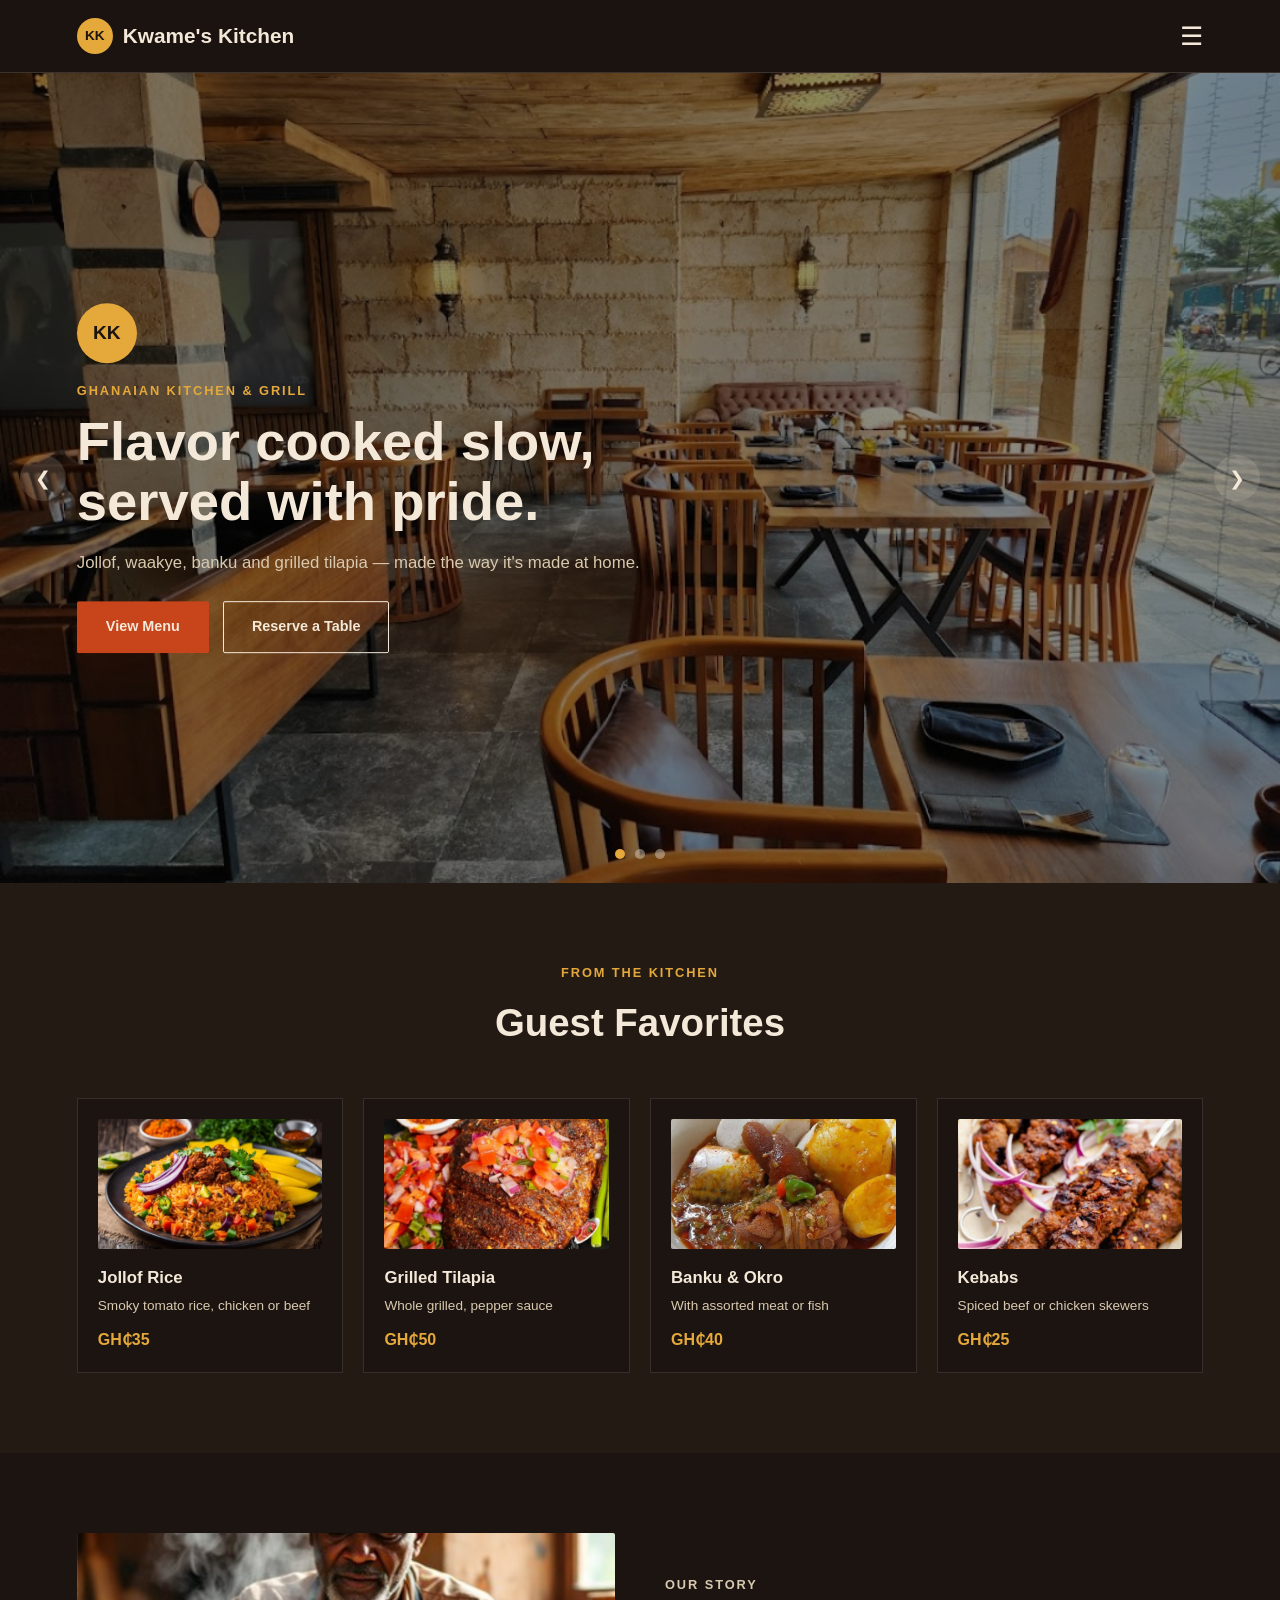
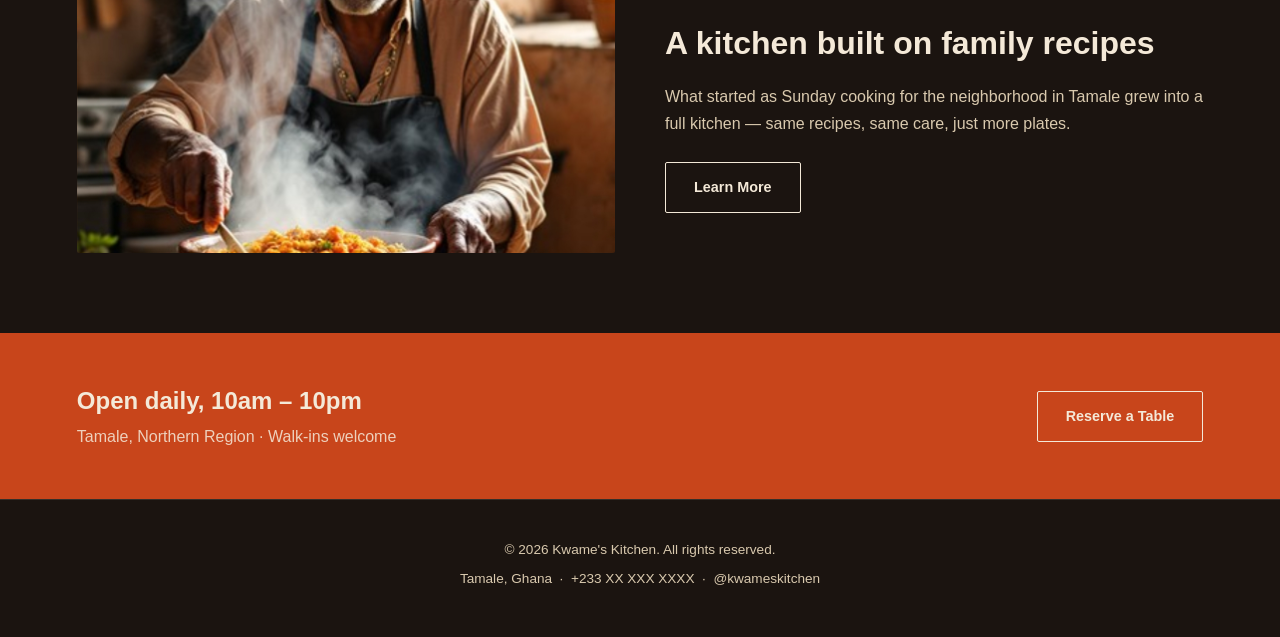
<file: index.html>
<!DOCTYPE html>
<html lang="en">
<head>
  <meta charset="UTF-8">
  <meta name="viewport" content="width=device-width, initial-scale=1.0">
  <title>Kwame's Kitchen | Home</title>
  <meta name="description" content="Kwame's Kitchen — authentic Ghanaian food in Tamale. 
  Jollof, waakye, banku, grilled tilapia and more, made fresh daily.">
  <link rel="stylesheet" href="index.css">
  <link rel="icon" href="data:image/svg+xml,<svg xmlns=%22http://www.w3.org/2000/svg%22
  viewBox=%220 0 100 100%22><text y=%22.9em%22 font-size=%2290%22>🍲</text></svg>">
</head>
<body>

  <!-- ===== Navbar ===== -->
  <nav class="navbar">
<div class="logo">
  <span class="logo-badge">KK</span>
  Kwame's Kitchen
</div>

    <button class="nav-toggle" id="navToggle" aria-label="Toggle menu">☰</button>

    <ul class="nav-links" id="navLinks">
      <li><a href="index.html" class="active">Home</a></li>
      <li><a href="menu.html">Menu</a></li>
      <li><a href="gallery.html">Gallery</a></li>
      <li><a href="about.html">About</a></li>
      <li><a href="contact.html">Contact</a></li>
    </ul>
  </nav>

  <!-- ===== Hero slider ===== -->
  <section class="hero">

    <!-- Slides -->
    <div class="slider" id="slider">
      <div class="slide active" style="background-image: url('hero1.jpg');"></div>
      <div class="slide" style="background-image: url('hero2.jpg');"></div>
      <div class="slide" style="background-image: url('hero3.jpg');"></div>
    </div>

    <!-- Text content sits on top of the slides -->
   <div class="hero-content">
    <span class="logo-badge hero-badge">KK</span>
    <p class="eyebrow">Ghanaian kitchen &amp; grill</p>
    <h1>Flavor cooked slow, served with pride.</h1>
      <p class="hero-text">Jollof, waakye, banku and grilled tilapia — made the way it's made at home.</p>
      <div class="btn-row">
        <a href="menu.html" class="btn btn-primary">View Menu</a>
        <a href="contact.html" class="btn btn-ghost">Reserve a Table</a>
      </div>
    </div>

    <!-- Prev / Next arrows -->
    <button class="slider-btn prev" id="prevBtn" aria-label="Previous slide">&#10094;</button>
    <button class="slider-btn next" id="nextBtn" aria-label="Next slide">&#10095;</button>

    <!-- Dot indicators -->
    <div class="slider-dots" id="sliderDots">
      <span class="dot active" data-slide="0"></span>
      <span class="dot" data-slide="1"></span>
      <span class="dot" data-slide="2"></span>
    </div>

  </section>

  <!-- ===== Featured dishes ===== -->
  <section class="featured">
    <div class="section-head">
      <p class="eyebrow">From the kitchen</p>
      <h2>Guest Favorites</h2>
    </div>

    <div class="dish-grid">
      <div class="dish-card">
        <div class="dish-thumb" style="background-image: url('jollof.jpg');"></div>
        <h3>Jollof Rice</h3>
        <p>Smoky tomato rice, chicken or beef</p>
        <span class="price-tag">GH₵35</span>
      </div>

      <div class="dish-card">
        <div class="dish-thumb" style="background-image: url('tilapia.jpg');"></div>
        <h3>Grilled Tilapia</h3>
        <p>Whole grilled, pepper sauce</p>
        <span class="price-tag">GH₵50</span>
      </div>

      <div class="dish-card">
        <div class="dish-thumb" style="background-image: url('banku.jpg');"></div>
        <h3>Banku &amp; Okro</h3>
        <p>With assorted meat or fish</p>
        <span class="price-tag">GH₵40</span>
      </div>

      <div class="dish-card">
        <div class="dish-thumb" style="background-image: url('kebab.jpg');"></div>
        <h3>Kebabs</h3>
        <p>Spiced beef or chicken skewers</p>
        <span class="price-tag">GH₵25</span>
      </div>
    </div>
  </section>

  <!-- ===== About teaser ===== -->
  <section class="about-teaser">
    <div class="imgblock" style="background-image: url('about.jpg');"></div>
    <div class="about-text">
      <p class="eyebrow">Our story</p>
      <h2>A kitchen built on family recipes</h2>
      <p>What started as Sunday cooking for the neighborhood in Tamale grew into a full kitchen — same recipes, same care, just more plates.</p>
      <a href="about.html" class="btn btn-ghost">Learn More</a>
    </div>
  </section>

  <!-- ===== CTA strip ===== -->
  <section class="cta-strip">
    <div>
      <h3>Open daily, 10am – 10pm</h3>
      <p>Tamale, Northern Region · Walk-ins welcome</p>
    </div>
    <a href="contact.html" class="btn btn-ghost">Reserve a Table</a>
  </section>

  <!-- ===== Footer ===== -->
  <footer>
    <p>&copy; 2026 Kwame's Kitchen. All rights reserved.</p>
    <p>Tamale, Ghana &nbsp;·&nbsp; +233 XX XXX XXXX &nbsp;·&nbsp; @kwameskitchen</p>
  </footer>

  <button id="backToTop" aria-label="Back to top">&#8593;</button>
  <script src="index.js"></script>
</body>
</html>
</file>
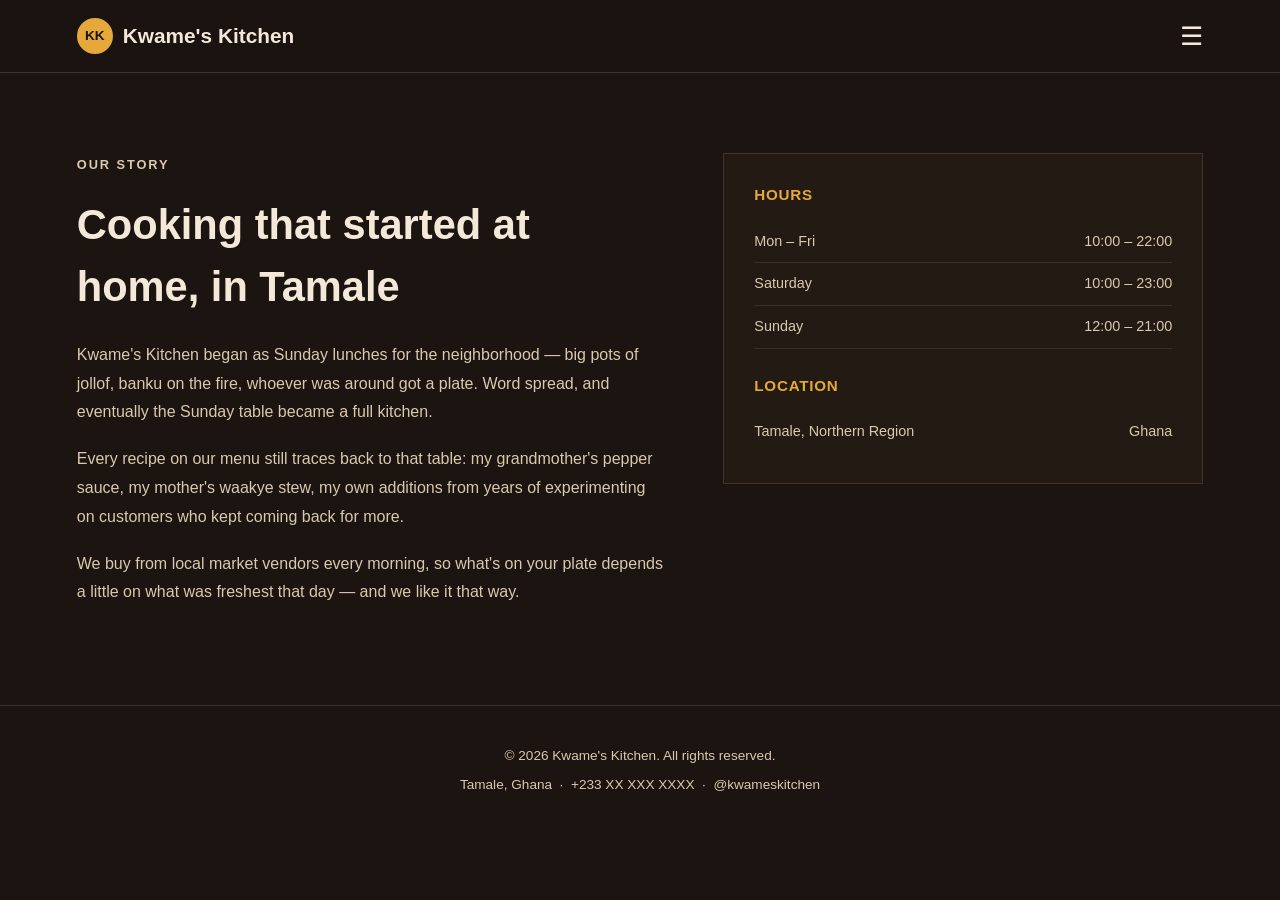
<file: about.html>
<!DOCTYPE html>
<html lang="en">
<head>
  <meta charset="UTF-8">
  <meta name="viewport" content="width=device-width, initial-scale=1.0">
  <title>Kwame's Kitchen | About</title>
  <meta name="description" content="Learn the story behind Kwame's Kitchen, a 
  Ghanaian restaurant built on family recipes in Tamale.">
  <link rel="stylesheet" href="index.css">
  <link rel="icon" href="data:image/svg+xml,<svg xmlns=%22http://www.w3.org/2000/svg%22 
    viewBox=%220 0 100 100%22><text y=%22.9em%22 font-size=%2290%22>🍲</text></svg>">
</head>
<body>

  <!-- ===== Navbar ===== -->
  <nav class="navbar">
<div class="logo">
  <span class="logo-badge">KK</span>
  Kwame's Kitchen
</div>
    <button class="nav-toggle" id="navToggle" aria-label="Toggle menu">☰</button>
    <ul class="nav-links" id="navLinks">
      <li><a href="index.html">Home</a></li>
      <li><a href="menu.html">Menu</a></li>
      <li><a href="gallery.html">Gallery</a></li>
      <li><a href="about.html" class="active">About</a></li>
      <li><a href="contact.html">Contact</a></li>
    </ul>
  </nav>

  <!-- ===== About content ===== -->
  <main class="about-page">
    <div class="about-story">
      <p class="eyebrow">Our Story</p>
      <h1>Cooking that started at home, in Tamale</h1>
      <p>Kwame's Kitchen began as Sunday lunches for the neighborhood — big pots of jollof, banku on the fire, whoever was around got a plate. Word spread, and eventually the Sunday table became a full kitchen.</p>
      <p>Every recipe on our menu still traces back to that table: my grandmother's pepper sauce, my mother's waakye stew, my own additions from years of experimenting on customers who kept coming back for more.</p>
      <p>We buy from local market vendors every morning, so what's on your plate depends a little on what was freshest that day — and we like it that way.</p>
    </div>

    <div class="info-card">
      <h3>Hours</h3>
      <div class="info-row"><span>Mon – Fri</span><span>10:00 – 22:00</span></div>
      <div class="info-row"><span>Saturday</span><span>10:00 – 23:00</span></div>
      <div class="info-row"><span>Sunday</span><span>12:00 – 21:00</span></div>

      <h3 class="info-card-second">Location</h3>
      <div class="info-row"><span>Tamale, Northern Region</span><span>Ghana</span></div>
    </div>
  </main>

  <!-- ===== Footer ===== -->
  <footer>
    <p>&copy; 2026 Kwame's Kitchen. All rights reserved.</p>
    <p>Tamale, Ghana &nbsp;·&nbsp; +233 XX XXX XXXX &nbsp;·&nbsp; @kwameskitchen</p>
  </footer>

  
  <button id="backToTop" aria-label="Back to top">&#8593;</button>
  <script src="index.js"></script>
</body>
</html>
</file>
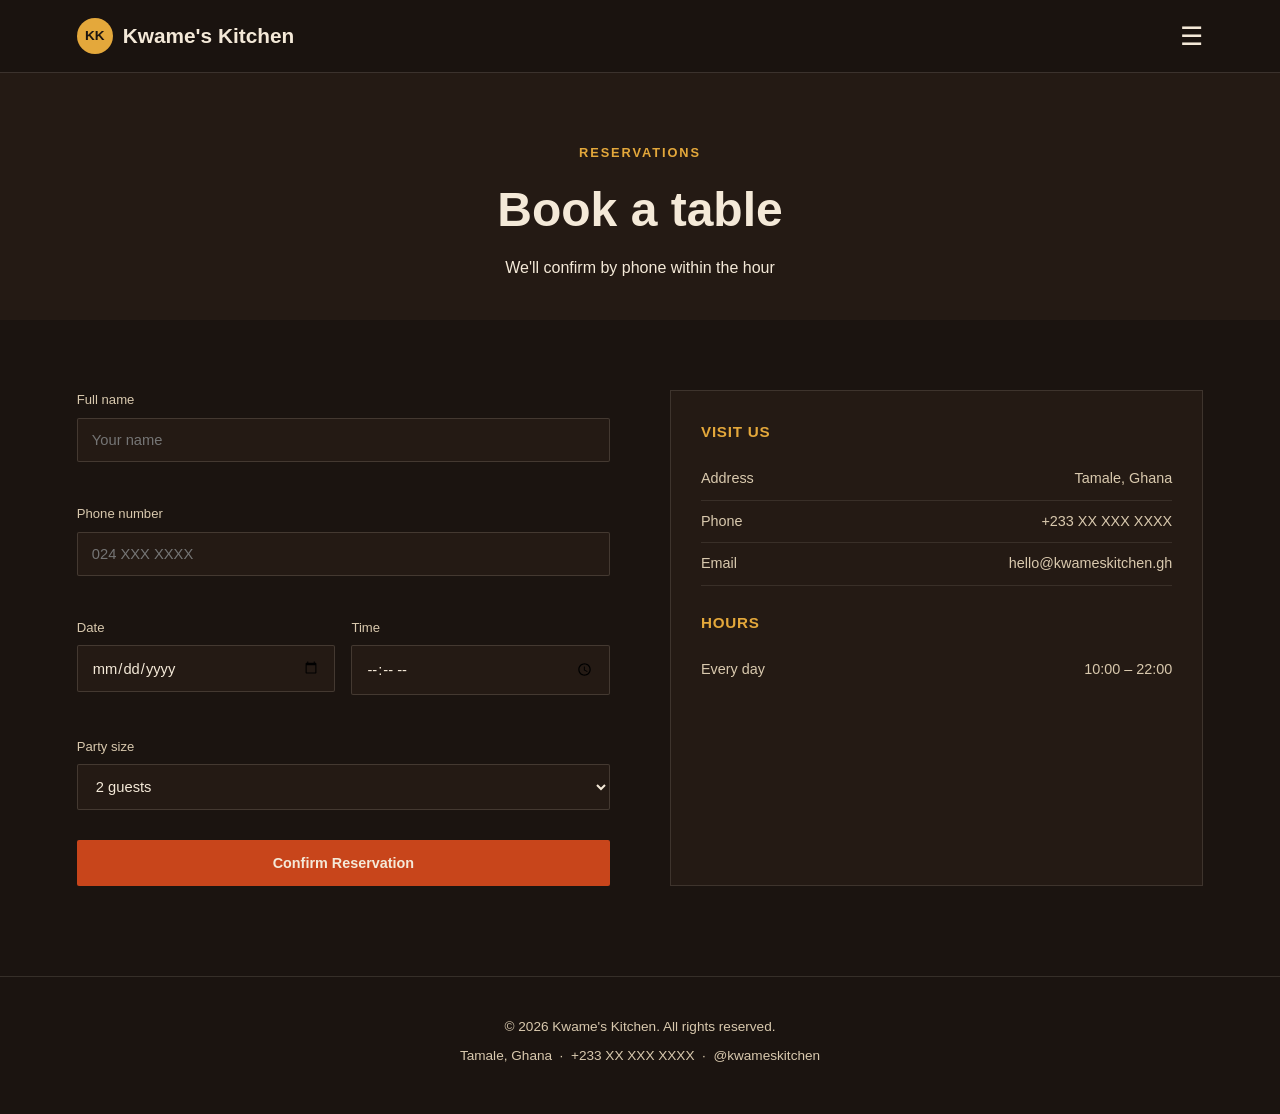
<file: contact.html>
<!DOCTYPE html>
<html lang="en">
<head>
  <meta charset="UTF-8">
  <meta name="viewport" content="width=device-width, initial-scale=1.0">
  <title>Kwame's Kitchen | Contact</title>
  <meta name="description" content="Reserve a table or get in touch with Kwame's 
  Kitchen in Tamale, Ghana.">
  <link rel="stylesheet" href="index.css">
  <link rel="icon" href="data:image/svg+xml,<svg xmlns=%22http://www.w3.org/2000/svg%22 
    viewBox=%220 0 100 100%22><text y=%22.9em%22 font-size=%2290%22>🍲</text></svg>">
</head>
<body>

  <!-- ===== Navbar ===== -->
  <nav class="navbar">
<div class="logo">
  <span class="logo-badge">KK</span>
  Kwame's Kitchen
</div>
    <button class="nav-toggle" id="navToggle" aria-label="Toggle menu">☰</button>
    <ul class="nav-links" id="navLinks">
      <li><a href="index.html">Home</a></li>
      <li><a href="menu.html">Menu</a></li>
      <li><a href="gallery.html">Gallery</a></li>
      <li><a href="about.html">About</a></li>
      <li><a href="contact.html" class="active">Contact</a></li>
    </ul>
  </nav>

  <!-- ===== Page header ===== -->
  <header class="page-header">
    <p class="eyebrow">Reservations</p>
    <h1>Book a table</h1>
    <p>We'll confirm by phone within the hour</p>
  </header>

  <!-- ===== Contact content ===== -->
  <main class="contact-page">

    <!-- Reservation form -->
    <form id="reservationForm" novalidate>
      <div class="form-group">
        <label for="name">Full name</label>
        <input type="text" id="name" name="name" placeholder="Your name" required>
        <span class="error-msg" id="nameError"></span>
      </div>

      <div class="form-group">
        <label for="phone">Phone number</label>
        <input type="tel" id="phone" name="phone" placeholder="024 XXX XXXX" required>
        <span class="error-msg" id="phoneError"></span>
      </div>

      <div class="form-row-2">
        <div class="form-group">
          <label for="date">Date</label>
          <input type="date" id="date" name="date" required>
          <span class="error-msg" id="dateError"></span>
        </div>
        <div class="form-group">
          <label for="time">Time</label>
          <input type="time" id="time" name="time" required>
          <span class="error-msg" id="timeError"></span>
        </div>
      </div>

      <div class="form-group">
        <label for="guests">Party size</label>
        <select id="guests" name="guests">
          <option value="2">2 guests</option>
          <option value="4">4 guests</option>
          <option value="6">6+ guests</option>
        </select>
      </div>

      <button type="submit" class="btn btn-primary form-submit">Confirm Reservation</button>
      <p class="form-success" id="formSuccess">Thanks! Your reservation request has been noted. We'll call you to confirm.</p>
    </form>

    <!-- Restaurant info -->
    <div class="info-card">
      <h3>Visit us</h3>
      <div class="info-row"><span>Address</span><span>Tamale, Ghana</span></div>
      <div class="info-row"><span>Phone</span><span>+233 XX XXX XXXX</span></div>
      <div class="info-row"><span>Email</span><span>hello@kwameskitchen.gh</span></div>

      <h3 class="info-card-second">Hours</h3>
      <div class="info-row"><span>Every day</span><span>10:00 – 22:00</span></div>
    </div>

  </main>

  <!-- ===== Footer ===== -->
  <footer>
    <p>&copy; 2026 Kwame's Kitchen. All rights reserved.</p>
    <p>Tamale, Ghana &nbsp;·&nbsp; +233 XX XXX XXXX &nbsp;·&nbsp; @kwameskitchen</p>
  </footer>

  <button id="backToTop" aria-label="Back to top">&#8593;</button>
  <script src="index.js"></script>
</body>
</html>
</file>
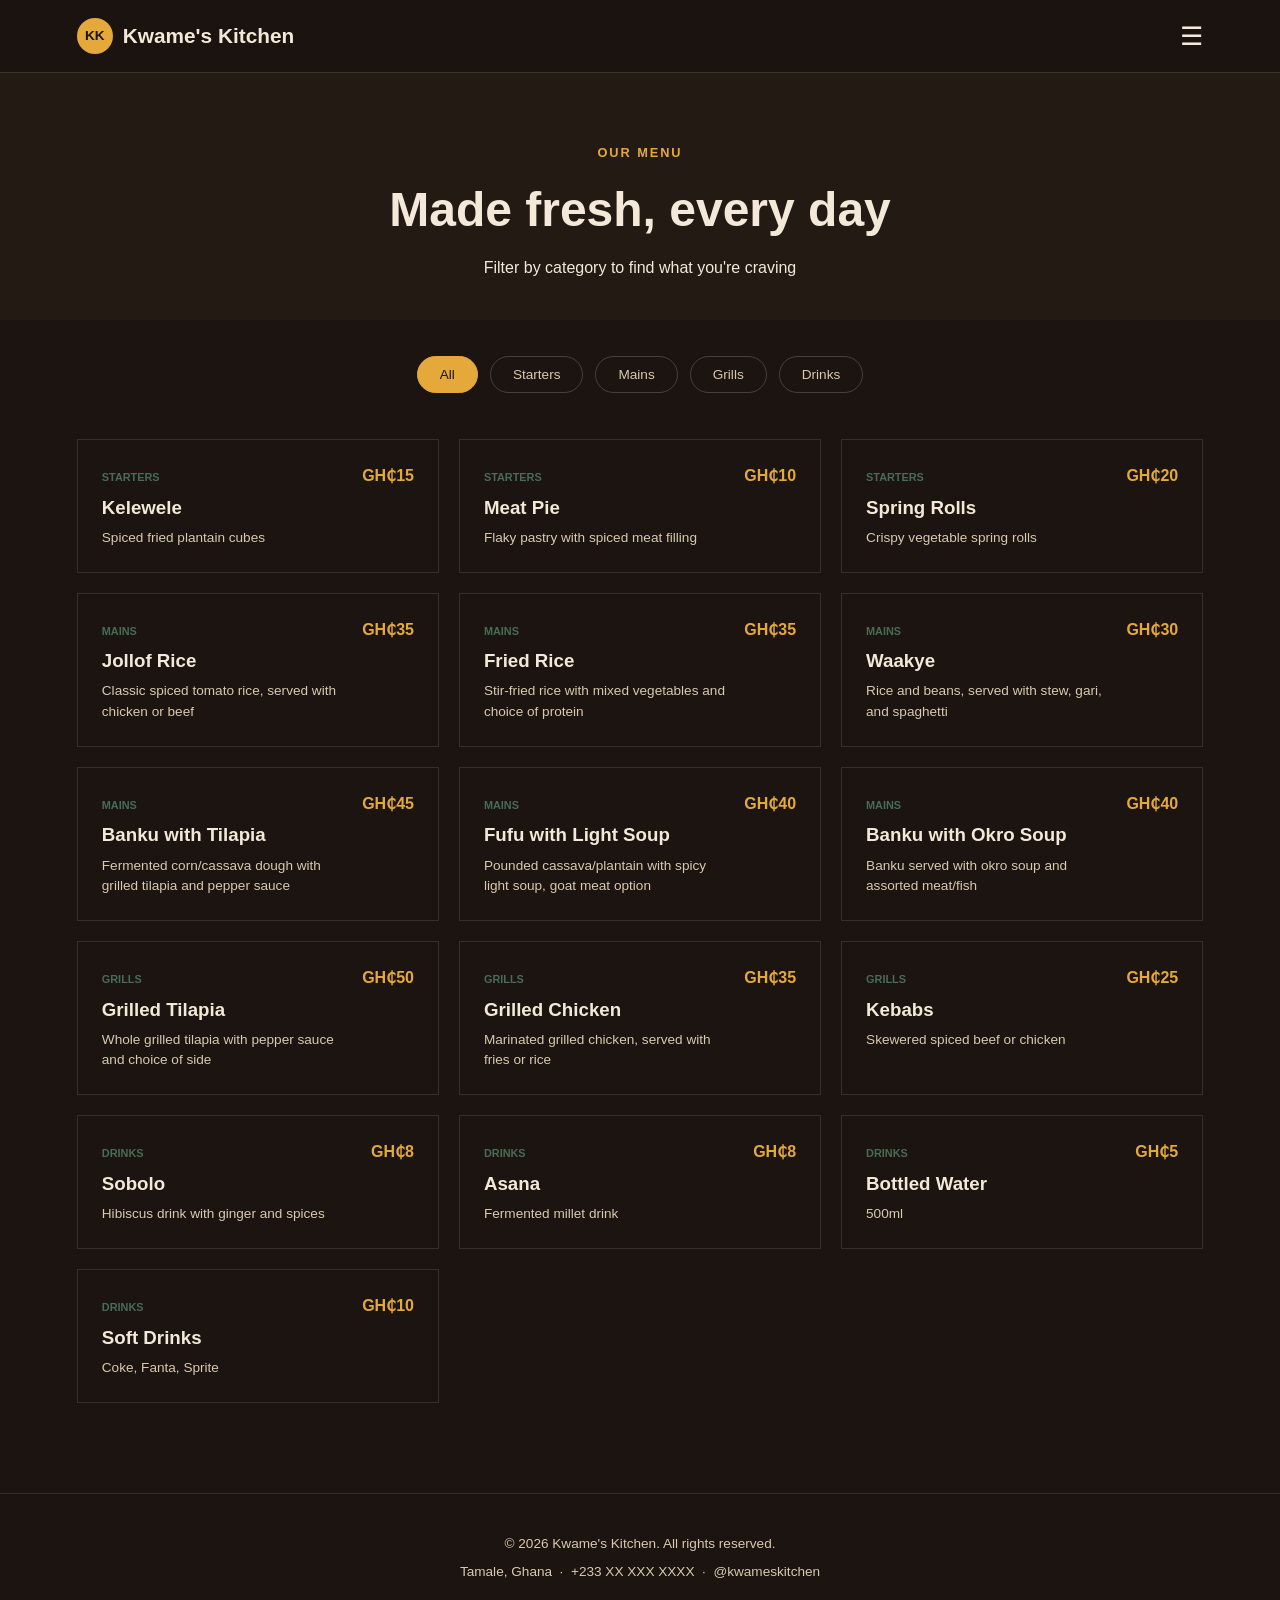
<file: menu.html>
<!DOCTYPE html>
<html lang="en">
<head>
  <meta charset="UTF-8">
  <meta name="viewport" content="width=device-width, initial-scale=1.0">
  <title>Kwame's Kitchen | Menu</title>
  <meta name="description" content="Browse the full menu at 
  Kwame's Kitchen — starters, mains, grills and drinks, all authentic Ghanaian dishes.">
  <link rel="stylesheet" href="index.css">
  <link rel="icon" href="data:image/svg+xml,<svg xmlns=%22http://www.w3.org/2000/svg%22 
  viewBox=%220 0 100 100%22><text y=%22.9em%22 font-size=%2290%22>🍲</text></svg>">
</head>
<body>

  <!-- ===== Navbar (same as homepage) ===== -->
  <nav class="navbar">
<div class="logo">
  <span class="logo-badge">KK</span>
  Kwame's Kitchen
</div>
    <button class="nav-toggle" id="navToggle" aria-label="Toggle menu">☰</button>
    <ul class="nav-links" id="navLinks">
      <li><a href="index.html">Home</a></li>
      <li><a href="menu.html" class="active">Menu</a></li>
      <li><a href="gallery.html">Gallery</a></li>
      <li><a href="about.html">About</a></li>
      <li><a href="contact.html">Contact</a></li>
    </ul>
  </nav>

  <!-- ===== Page header ===== -->
  <header class="page-header">
    <p class="eyebrow">Our Menu</p>
    <h1>Made fresh, every day</h1>
    <p>Filter by category to find what you're craving</p>
  </header>

  <!-- ===== Filter buttons ===== -->
  <div class="filter-row" id="filterButtons">
    <button class="filter-btn active" data-category="all">All</button>
    <button class="filter-btn" data-category="starters">Starters</button>
    <button class="filter-btn" data-category="mains">Mains</button>
    <button class="filter-btn" data-category="grills">Grills</button>
    <button class="filter-btn" data-category="drinks">Drinks</button>
  </div>

  <!-- ===== Menu grid — JS fills this in ===== -->
  <main class="menu-grid" id="menuGrid">
    <!-- cards get inserted here by script.js -->
  </main>

  <!-- ===== Footer ===== -->
  <footer>
    <p>&copy; 2026 Kwame's Kitchen. All rights reserved.</p>
    <p>Tamale, Ghana &nbsp;·&nbsp; +233 XX XXX XXXX &nbsp;·&nbsp; @kwameskitchen</p>
  </footer>

  <script src="menu-data.js"></script>

  <button id="backToTop" aria-label="Back to top">&#8593;</button>
  <script src="index.js"></script>
</body>
</html>
</file>
<file: index.css>
/* ===== Reset & base ===== */
* {
  box-sizing: border-box;
  margin: 0;
  padding: 0;
}

body {
  font-family: 'Segoe UI', Arial, sans-serif;
  background: #1B1410;
  color: #F4E9D8;
  line-height: 1.5;
}

a {
  text-decoration: none;
  color: inherit;
}

ul {
  list-style: none;
}

/* ===== Navbar ===== */
.navbar {
  position: sticky;
  top: 0;
  z-index: 100;
  display: flex;
  align-items: center;
  justify-content: space-between;
  padding: 18px 6%;
  background: rgba(27, 20, 16, 0.95);
  border-bottom: 1px solid rgba(244, 233, 216, 0.15);
}

.logo {
  font-size: 1.3rem;
  font-weight: 700;
}

.nav-toggle {
  background: none;
  border: none;
  color: #F4E9D8;
  font-size: 1.6rem;
  cursor: pointer;
}

.nav-toggle {
  transition: transform 0.2s ease;
}

.nav-toggle.open {
  transform: rotate(90deg);
}


.nav-links {
  display: none;
  position: absolute;
  top: 100%;
  right: 6%;
  width: 200px;
  background: #241A14;
  flex-direction: column;
  border: 1px solid rgba(244, 233, 216, 0.15);
  border-radius: 6px;
  overflow: hidden;
  box-shadow: 0 10px 30px rgba(0,0,0,0.4);
}

.nav-links.show {
  display: flex;
}

.nav-links li {
  border-top: 1px solid rgba(244, 233, 216, 0.1);
}

.nav-links li:first-child {
  border-top: none;
}

.nav-links li a {
  display: block;
  padding: 14px 18px;
  font-weight: 500;
  color: #D9C9AE;
  font-size: 0.9rem;
}

.nav-links li a.active,
.nav-links li a:hover {
  color: #E0562A;
  background: rgba(244, 233, 216, 0.05);
}

/* ===== Hero slider ===== */
.hero {
  position: relative;
  height: 90vh;
  overflow: hidden;
}

.slider {
  position: relative;
  width: 100%;
  height: 100%;
}

.slide {
  position: absolute;
  top: 0;
  left: 0;
  width: 100%;
  height: 100%;
  background-size: cover;
  background-position: center;
  opacity: 0;
  transition: opacity 0.8s ease-in-out;
}

.slide.active {
  opacity: 1;
}

.slide::after {
  content: '';
  position: absolute;
  top: 0; left: 0; right: 0; bottom: 0;
  background: rgba(0, 0, 0, 0.45);
}

.hero-content {
  position: absolute;
  top: 50%;
  left: 6%;
  transform: translateY(-50%);
  max-width: 600px;
  z-index: 10;
}

.eyebrow {
  text-transform: uppercase;
  letter-spacing: 0.15em;
  font-size: 0.8rem;
  color: #E4A83B;
  font-weight: 600;
  margin-bottom: 12px;
}

.hero h1 {
  font-size: clamp(2rem, 6vw, 3.4rem);
  margin-bottom: 18px;
  line-height: 1.1;
}

.hero-text {
  color: #D9C9AE;
  margin-bottom: 26px;
  font-size: 1.05rem;
}

.btn-row {
  display: flex;
  gap: 14px;
  flex-wrap: wrap;
}

.btn {
  padding: 14px 28px;
  font-weight: 600;
  font-size: 0.9rem;
  cursor: pointer;
  border-radius: 2px;
  border: 1.5px solid transparent;
  display: inline-block;
  transition: all 0.25s ease;
}

.btn-primary {
  background: #C8451B;
  color: #F4E9D8;
}

.btn-primary:hover {
  background: #E0562A;
  transform: translateY(-2px) scale(1.03);
  box-shadow: 0 8px 20px rgba(200, 69, 27, 0.35);
}

.btn-ghost {
  border-color: #F4E9D8;
  color: #F4E9D8;
  background: transparent;
}

.btn-ghost:hover {
  background: #F4E9D8;
  color: #1B1410;
  transform: translateY(-2px) scale(1.03);
}


.slider-btn {
  position: absolute;
  top: 50%;
  transform: translateY(-50%);
  background: rgba(244, 233, 216, 0.15);
  border: none;
  color: #F4E9D8;
  font-size: 1.2rem;
  width: 46px;
  height: 46px;
  border-radius: 50%;
  cursor: pointer;
  z-index: 10;
}

.slider-btn:hover {
  background: rgba(244, 233, 216, 0.3);
}

.slider-btn.prev { left: 20px; }
.slider-btn.next { right: 20px; }

.slider-dots {
  position: absolute;
  bottom: 24px;
  left: 50%;
  transform: translateX(-50%);
  display: flex;
  gap: 10px;
  z-index: 10;
}

.dot {
  width: 10px;
  height: 10px;
  border-radius: 50%;
  background: rgba(244, 233, 216, 0.4);
  cursor: pointer;
}

.dot.active {
  background: #E4A83B;
}

.logo {
  display: flex;
  align-items: center;
  gap: 10px;
  font-size: 1.3rem;
  font-weight: 700;
}

.logo-badge {
  width: 36px;
  height: 36px;
  border-radius: 50%;
  background: #E4A83B;
  color: #1B1410;
  display: flex;
  align-items: center;
  justify-content: center;
  font-size: 0.85rem;
  font-weight: 700;
  flex-shrink: 0;
}

.hero-badge {
  width: 60px;
  height: 60px;
  font-size: 1.2rem;
  margin-bottom: 18px;
}


/* ===== Featured dishes ===== */
.featured {
  padding: 80px 6%;
  background: #241A14;
}

.section-head {
  text-align: center;
  margin-bottom: 46px;
}

.section-head h2 {
  font-size: clamp(1.8rem, 4vw, 2.4rem);
  margin-top: 8px;
}

.dish-grid {
  display: grid;
  grid-template-columns: repeat(4, 1fr);
  gap: 20px;
}

.dish-card {
  background: #1B1410;
  border: 1px solid rgba(244, 233, 216, 0.12);
  padding: 20px;
  transition: 0.2s;
}

.dish-card:hover {
  border-color: #E4A83B;
  transform: translateY(-4px);
}

.dish-thumb {
  height: 130px;
  background-size: cover;
  background-position: center;
  background-color: #33503F;
  margin-bottom: 16px;
  border-radius: 2px;
}

.dish-card h3 {
  font-size: 1.05rem;
  margin-bottom: 6px;
}

.dish-card p {
  font-size: 0.85rem;
  color: #D9C9AE;
  margin-bottom: 12px;
}

.price-tag {
  color: #E4A83B;
  font-weight: 700;
}

/* ===== About teaser ===== */
.about-teaser {
  display: grid;
  grid-template-columns: 1fr 1fr;
  gap: 50px;
  align-items: center;
  padding: 80px 6%;
}

.imgblock {
  height: 320px;
  background-size: cover;
  background-position: center;
  background-color: #33503F;
  border-radius: 2px;
}

.about-text h2 {
  font-size: 2rem;
  margin: 10px 0 16px;
}

.about-text p {
  color: #D9C9AE;
  margin-bottom: 24px;
  line-height: 1.7;
}

/* ===== CTA strip ===== */
.cta-strip {
  background: #C8451B;
  display: flex;
  justify-content: space-between;
  align-items: center;
  flex-wrap: wrap;
  gap: 20px;
  padding: 50px 6%;
}

.cta-strip h3 {
  font-size: 1.5rem;
}

.cta-strip p {
  color: rgba(244, 233, 216, 0.85);
  margin-top: 6px;
}

/* ===== Footer ===== */
footer {
  padding: 40px 6%;
  text-align: center;
  font-size: 0.85rem;
  color: #D9C9AE;
  border-top: 1px solid rgba(244, 233, 216, 0.12);
}

footer p {
  margin-bottom: 8px;
}

/* ===== Responsive ===== */
@media (max-width: 900px) {
  .dish-grid {
    grid-template-columns: repeat(2, 1fr);
  }
  .about-teaser {
    grid-template-columns: 1fr;
  }
}

.page-header {
  padding: 70px 6% 40px;
  text-align: center;
  background: #241A14;
}

.page-header h1 {
  font-size: clamp(2rem, 5vw, 3rem);
  margin: 10px 0;
}

.filter-row {
  display: flex;
  gap: 12px;
  justify-content: center;
  flex-wrap: wrap;
  padding: 36px 6% 0;
}

.filter-btn {
  padding: 10px 22px;
  border: 1.5px solid rgba(244, 233, 216, 0.2);
  border-radius: 20px;
  font-size: 0.85rem;
  font-weight: 500;
  color: #D9C9AE;
  cursor: pointer;
  background: transparent;
}

.filter-btn.active {
  background: #E4A83B;
  border-color: #E4A83B;
  color: #1B1410;
}

.menu-grid {
  display: grid;
  grid-template-columns: repeat(3, 1fr);
  gap: 20px;
  padding: 46px 6% 90px;
}

.menu-card {
  border: 1px solid rgba(244, 233, 216, 0.12);
  padding: 24px;
  display: flex;
  justify-content: space-between;
  gap: 14px;
}

.menu-card .tag {
  display: inline-block;
  font-size: 0.68rem;
  text-transform: uppercase;
  color: #496C56;
  font-weight: 600;
  margin-bottom: 8px;
}

.menu-card h3 {
  margin-bottom: 6px;
}

.menu-card p {
  font-size: 0.85rem;
  color: #D9C9AE;
}

@media (max-width: 900px) {
  .menu-grid {
    grid-template-columns: 1fr;
  }
}

/* ===== Gallery ===== */
.gallery-grid {
  display: grid;
  grid-template-columns: repeat(4, 1fr);
  gap: 12px;
  padding: 50px 6% 90px;
}

.gallery-img {
  width: 100%;
  height: 220px;
  object-fit: cover;
  border-radius: 2px;
  cursor: pointer;
  transition: 0.2s;
}

.gallery-img:hover {
  transform: scale(1.03);
  opacity: 0.9;
}

/* ===== Lightbox ===== */
.lightbox {
  display: none;
  position: fixed;
  top: 0;
  left: 0;
  width: 100%;
  height: 100%;
  background: rgba(0, 0, 0, 0.9);
  z-index: 200;
  align-items: center;
  justify-content: center;
}

.lightbox.show {
  display: flex;
}

.lightbox img {
  max-width: 90%;
  max-height: 85vh;
  border-radius: 4px;
}

.lightbox-close {
  position: absolute;
  top: 24px;
  right: 30px;
  background: none;
  border: none;
  color: #F4E9D8;
  font-size: 1.8rem;
  cursor: pointer;
}

@media (max-width: 900px) {
  .gallery-grid {
    grid-template-columns: repeat(2, 1fr);
  }
  .gallery-img {
    height: 160px;
  }
}

/* ===== About page ===== */
.about-page {
  display: grid;
  grid-template-columns: 1.1fr 0.9fr;
  gap: 60px;
  padding: 80px 6%;
  align-items: start;
}

.about-story h1 {
  font-size: clamp(2rem, 4vw, 2.6rem);
  margin-bottom: 22px;
}

.about-story p {
  color: #D9C9AE;
  line-height: 1.8;
  margin-bottom: 18px;
}

/* ===== Info card (shared: About + Contact) ===== */
.info-card {
  background: #241A14;
  border: 1px solid rgba(244, 233, 216, 0.12);
  padding: 30px;
}

.info-card h3 {
  font-size: 0.95rem;
  color: #E4A83B;
  margin-bottom: 14px;
  text-transform: uppercase;
  letter-spacing: 0.05em;
}

.info-card-second {
  margin-top: 26px;
}

.info-row {
  display: flex;
  justify-content: space-between;
  padding: 10px 0;
  border-bottom: 1px solid rgba(244, 233, 216, 0.1);
  font-size: 0.9rem;
  color: #D9C9AE;
}

.info-row:last-child {
  border-bottom: none;
}

/* ===== Contact page ===== */
.contact-page {
  display: grid;
  grid-template-columns: 1fr 1fr;
  gap: 60px;
  padding: 70px 6% 90px;
}

.form-group {
  margin-bottom: 20px;
}

.form-group label {
  display: block;
  font-size: 0.82rem;
  color: #D9C9AE;
  margin-bottom: 8px;
}

.form-group input,
.form-group select {
  width: 100%;
  padding: 13px 14px;
  background: #241A14;
  border: 1px solid rgba(244, 233, 216, 0.15);
  color: #F4E9D8;
  font-family: inherit;
  font-size: 0.92rem;
  border-radius: 2px;
}

.form-group input:focus,
.form-group select:focus {
  outline: none;
  border-color: #E4A83B;
}

/* Red border when a field has an error */
.form-group input.invalid {
  border-color: #C8451B;
}

.error-msg {
  display: block;
  color: #E0562A;
  font-size: 0.78rem;
  margin-top: 6px;
  min-height: 16px;
}

.form-row-2 {
  display: grid;
  grid-template-columns: 1fr 1fr;
  gap: 16px;
}

.form-submit {
  width: 100%;
  text-align: center;
  margin-top: 10px;
}

.form-success {
  display: none;
  margin-top: 16px;
  padding: 14px;
  background: rgba(228, 168, 59, 0.12);
  border: 1px solid #E4A83B;
  color: #E4A83B;
  font-size: 0.88rem;
  border-radius: 2px;
}

.form-success.show {
  display: block;
}

@media (max-width: 900px) {
  .about-page,
  .contact-page {
    grid-template-columns: 1fr;
  }
}

#backToTop {
  position: fixed;
  bottom: 30px;
  right: 30px;
  width: 46px;
  height: 46px;
  border-radius: 50%;
  background: #C8451B;
  color: #F4E9D8;
  border: none;
  font-size: 1.3rem;
  cursor: pointer;
  display: none;
  align-items: center;
  justify-content: center;
  z-index: 150;
  transition: 0.2s;
}

#backToTop.show {
  display: flex;
}

#backToTop:hover {
  background: #E0562A;
  transform: translateY(-3px);
}
</file>
